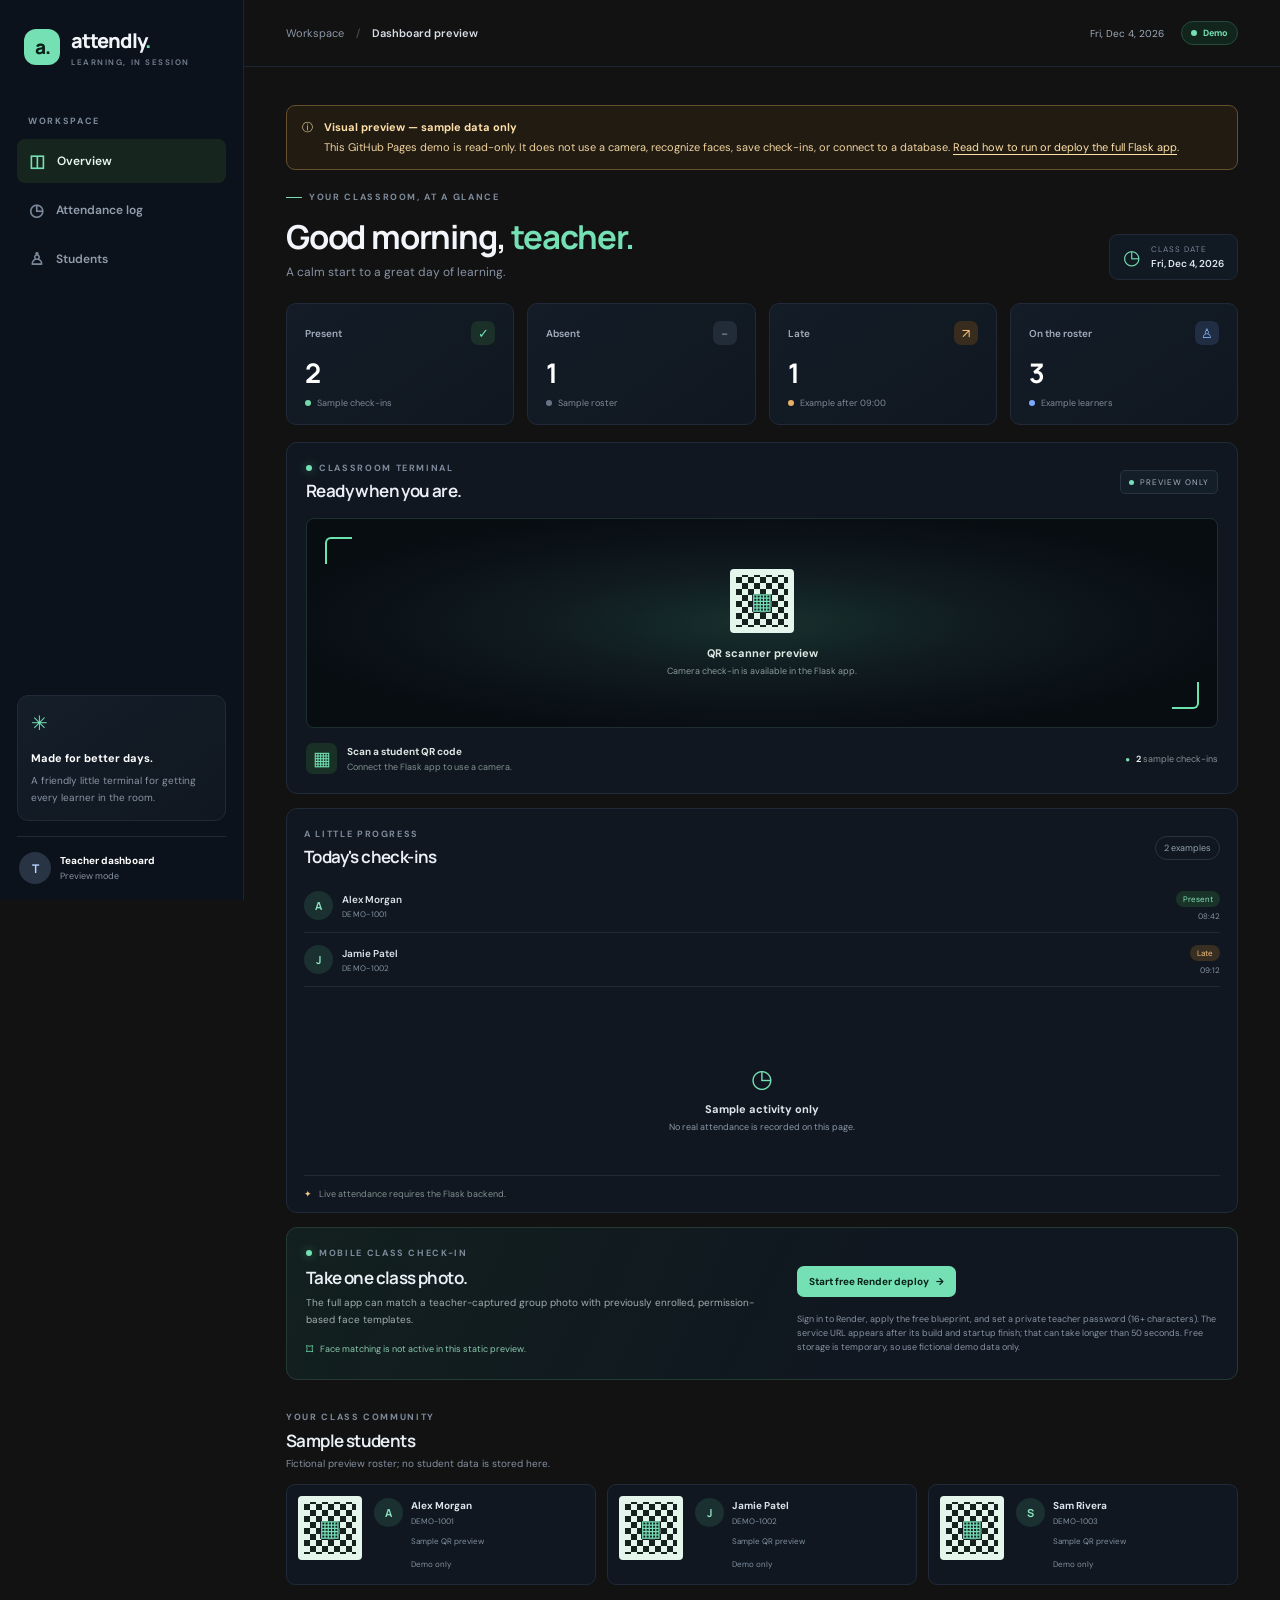
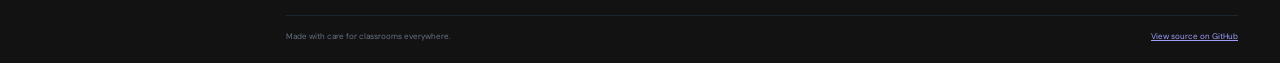
<file: index.html>
<!doctype html>
<html lang="en">
<head>
  <meta charset="utf-8">
  <meta name="viewport" content="width=device-width, initial-scale=1">
  <meta name="theme-color" content="#090d14">
  <meta name="description" content="Preview the Attendly smart classroom attendance dashboard.">
  <title>Attendly — Dashboard preview</title>
  <link rel="stylesheet" href="./static/css/style.css">
  <style>
    .preview-banner {
      display: flex;
      align-items: flex-start;
      gap: 11px;
      margin: 0 0 21px;
      padding: 13px 15px;
      border: 1px solid #66502d;
      border-radius: 9px;
      background: #211b12;
      color: #f0d39f;
      font-size: 11px;
      line-height: 1.6;
    }
    .preview-banner strong { display: block; color: #ffe0a9; }
    .preview-banner p { margin: 2px 0 0; }
    .preview-banner a { color: #ffe0a9; text-underline-offset: 3px; }
    .demo-terminal {
      min-height: 210px;
      margin-top: 16px;
      display: grid;
      place-items: center;
      position: relative;
      overflow: hidden;
      border: 1px solid #1d3030;
      border-radius: 8px;
      background:
        radial-gradient(ellipse at center, #17302d 0, #101b20 34%, #080d12 75%);
    }
    .demo-terminal::before, .demo-terminal::after {
      content: "";
      position: absolute;
      width: 25px;
      height: 25px;
      border-color: #6ce2af;
      border-style: solid;
    }
    .demo-terminal::before {
      inset: 18px auto auto 18px;
      border-width: 2px 0 0 2px;
      border-radius: 6px 0 0;
    }
    .demo-terminal::after {
      inset: auto 18px 18px auto;
      border-width: 0 2px 2px 0;
      border-radius: 0 0 6px;
    }
    .demo-terminal-inner { text-align: center; padding: 24px; }
    .demo-qr {
      display: grid;
      place-items: center;
      width: 64px;
      height: 64px;
      margin: 0 auto 13px;
      border: 6px solid #e4f5eb;
      border-radius: 4px;
      background: repeating-conic-gradient(#16221e 0 25%, #e4f5eb 0 50%) 0 / 12px 12px;
      color: #74e0b4;
      font-size: 23px;
      text-shadow: 0 1px #101720, 1px 0 #101720, -1px 0 #101720;
    }
    .demo-terminal-inner strong { display: block; color: #dce7e2; font-size: 11px; }
    .demo-terminal-inner span { display: block; margin-top: 5px; color: #8b9b9a; font-size: 9px; }
    .preview-link {
      display: inline-flex;
      align-items: center;
      gap: 7px;
      margin-top: 13px;
      padding: 9px 12px;
      border-radius: 7px;
      background: #74e0b4;
      color: #092219;
      font-size: 10px;
      font-weight: 700;
      text-decoration: none;
    }
    .preview-link:hover { background: #9af0cf; }
    .demo-students { grid-template-columns: repeat(3, minmax(0, 1fr)); }
    .demo-student { cursor: default; }
    .demo-student .student-card-info { margin-bottom: 9px; }
    .demo-code {
      display: inline-block;
      margin-left: 37px;
      color: #8290a0;
      font-size: 8px;
    }
    .demo-note { margin: 15px 0 0; color: #8793a4; font-size: 9px; line-height: 1.6; }
    @media (max-width: 900px) {
      .demo-students { grid-template-columns: repeat(2, minmax(0, 1fr)); }
    }
    @media (max-width: 580px) {
      .demo-students { grid-template-columns: 1fr; }
    }
  </style>
</head>
<body class="min-h-screen bg-ink text-slate-100 antialiased">
  <div class="app-shell">
    <aside class="sidebar">
      <a class="brand" href="#overview" aria-label="Attendly preview home">
        <span class="brand-mark">a.</span>
        <span>attendly<span class="brand-dot">.</span><small>LEARNING, IN SESSION</small></span>
      </a>
      <div class="workspace-label">WORKSPACE</div>
      <nav class="side-nav" aria-label="Preview sections">
        <a class="nav-link active" href="#overview"><span>◫</span> Overview</a>
        <a class="nav-link" href="#attendance"><span>◷</span> Attendance log</a>
        <a class="nav-link" href="#students"><span>♙</span> Students</a>
      </nav>
      <div class="sidebar-bottom">
        <div class="help-card">
          <div class="help-icon">✳</div>
          <strong>Made for better days.</strong>
          <p>A friendly little terminal for getting every learner in the room.</p>
        </div>
        <div class="profile">
          <div class="avatar">T</div>
          <div><strong>Teacher dashboard</strong><span>Preview mode</span></div>
        </div>
      </div>
    </aside>

    <main class="main-content" id="overview">
      <header class="topbar">
        <div class="mobile-brand"><span class="brand-mark">a.</span> attendly<span class="brand-dot">.</span></div>
        <div class="breadcrumb">Workspace <span>/</span> <strong>Dashboard preview</strong></div>
        <div class="topbar-right">
          <span class="today-date" id="preview-date"></span>
          <span class="live-pill"><i></i> Demo</span>
        </div>
      </header>

      <div class="page-wrap">
        <aside class="preview-banner" role="note">
          <span aria-hidden="true">ⓘ</span>
          <div>
            <strong>Visual preview — sample data only</strong>
            <p>This GitHub Pages demo is read-only. It does not use a camera, recognize faces, save check-ins, or connect to a database. <a href="./README.md">Read how to run or deploy the full Flask app</a>.</p>
          </div>
        </aside>

        <section class="welcome-row">
          <div>
            <div class="eyebrow"><span class="eyebrow-line"></span> YOUR CLASSROOM, AT A GLANCE</div>
            <h1>Good morning, <span>teacher.</span></h1>
            <p class="welcome-copy">A calm start to a great day of learning.</p>
          </div>
          <div class="date-chip"><span>◷</span><div><small>CLASS DATE</small><strong id="class-date"></strong></div></div>
        </section>

        <section class="stats-grid" aria-label="Sample attendance summary">
          <article class="stat-card present-card">
            <div class="stat-top"><span class="stat-label">Present</span><span class="stat-icon">✓</span></div>
            <div class="stat-number">2</div>
            <div class="stat-foot"><span class="status-dot green"></span> Sample check-ins</div>
          </article>
          <article class="stat-card absent-card">
            <div class="stat-top"><span class="stat-label">Absent</span><span class="stat-icon">−</span></div>
            <div class="stat-number">1</div>
            <div class="stat-foot"><span class="status-dot muted"></span> Sample roster</div>
          </article>
          <article class="stat-card late-card">
            <div class="stat-top"><span class="stat-label">Late</span><span class="stat-icon">↗</span></div>
            <div class="stat-number">1</div>
            <div class="stat-foot"><span class="status-dot amber"></span> Example after 09:00</div>
          </article>
          <article class="stat-card total-card">
            <div class="stat-top"><span class="stat-label">On the roster</span><span class="stat-icon">♙</span></div>
            <div class="stat-number">3</div>
            <div class="stat-foot"><span class="status-dot blue"></span> Example learners</div>
          </article>
        </section>

        <section class="work-grid camera-disabled">
          <article class="terminal-card">
            <div class="card-heading">
              <div><div class="eyebrow"><span class="terminal-led"></span> CLASSROOM TERMINAL</div><h2>Ready when you are.</h2></div>
              <span class="terminal-tag"><span></span> PREVIEW ONLY</span>
            </div>
            <div class="demo-terminal" aria-label="Illustrative QR scanner preview">
              <div class="demo-terminal-inner">
                <div class="demo-qr" aria-hidden="true">▦</div>
                <strong>QR scanner preview</strong>
                <span>Camera check-in is available in the Flask app.</span>
              </div>
            </div>
            <div class="terminal-footer">
              <div class="terminal-instruction"><span class="qr-glyph">▦</span><span><strong>Scan a student QR code</strong><small>Connect the Flask app to use a camera.</small></span></div>
              <div class="terminal-meta"><span class="green-text">●</span> <b>2</b> sample check-ins</div>
            </div>
          </article>

          <article class="activity-card" id="attendance">
            <div class="section-title-row">
              <div><div class="eyebrow">A LITTLE PROGRESS</div><h2>Today's check-ins</h2></div>
              <span class="count-badge">2 examples</span>
            </div>
            <div class="attendance-list">
              <div class="attendance-row">
                <div class="avatar student-avatar">A</div>
                <div class="attendance-person"><strong>Alex Morgan</strong><span>DEMO-1001</span></div>
                <div class="attendance-result"><span class="result-pill present">present</span><time>08:42</time></div>
              </div>
              <div class="attendance-row">
                <div class="avatar student-avatar">J</div>
                <div class="attendance-person"><strong>Jamie Patel</strong><span>DEMO-1002</span></div>
                <div class="attendance-result"><span class="result-pill late">late</span><time>09:12</time></div>
              </div>
              <div class="empty-state">
                <div class="empty-icon">◷</div>
                <strong>Sample activity only</strong>
                <span>No real attendance is recorded on this page.</span>
              </div>
            </div>
            <div class="activity-note"><span>✦</span> Live attendance requires the Flask backend.</div>
          </article>
        </section>

        <section class="group-photo-card">
          <div class="group-photo-copy">
            <div class="eyebrow"><span class="terminal-led"></span> MOBILE CLASS CHECK-IN</div>
            <h2>Take one class photo.</h2>
            <p>The full app can match a teacher-captured group photo with previously enrolled, permission-based face templates.</p>
            <div class="privacy-note"><span>⌑</span> Face matching is not active in this static preview.</div>
          </div>
          <div>
            <a class="preview-link" href="https://render.com/deploy?repo=https%3A%2F%2Fgithub.com%2Fcyberboy56-alt%2Fattendly-smart-attendance">Start free Render deploy <span aria-hidden="true">→</span></a>
            <p class="demo-note">Sign in to Render, apply the free blueprint, and set a private teacher password (16+ characters). The service URL appears after its build and startup finish; that can take longer than 50 seconds. Free storage is temporary, so use fictional demo data only.</p>
          </div>
        </section>

        <section class="students-section" id="students">
          <div class="section-title-row students-title">
            <div><div class="eyebrow">YOUR CLASS COMMUNITY</div><h2>Sample students</h2><p class="section-subtitle">Fictional preview roster; no student data is stored here.</p></div>
          </div>
          <div class="student-grid demo-students">
            <article class="student-card demo-student">
              <div class="student-qr demo-qr" aria-hidden="true">▦</div>
              <div class="student-card-body">
                <div class="student-card-info"><div class="avatar student-avatar">A</div><div><strong>Alex Morgan</strong><span>DEMO-1001</span></div></div>
                <span class="face-state">Sample QR preview</span>
                <span class="demo-code">Demo only</span>
              </div>
            </article>
            <article class="student-card demo-student">
              <div class="student-qr demo-qr" aria-hidden="true">▦</div>
              <div class="student-card-body">
                <div class="student-card-info"><div class="avatar student-avatar">J</div><div><strong>Jamie Patel</strong><span>DEMO-1002</span></div></div>
                <span class="face-state">Sample QR preview</span>
                <span class="demo-code">Demo only</span>
              </div>
            </article>
            <article class="student-card demo-student">
              <div class="student-qr demo-qr" aria-hidden="true">▦</div>
              <div class="student-card-body">
                <div class="student-card-info"><div class="avatar student-avatar">S</div><div><strong>Sam Rivera</strong><span>DEMO-1003</span></div></div>
                <span class="face-state">Sample QR preview</span>
                <span class="demo-code">Demo only</span>
              </div>
            </article>
          </div>
        </section>
        <footer class="page-footer"><span>Made with care for classrooms everywhere.</span><span><a href="https://github.com/cyberboy56-alt/attendly-smart-attendance">View source on GitHub</a></span></footer>
      </div>
    </main>
  </div>
  <script>
    const date = new Intl.DateTimeFormat(undefined, {
      weekday: "short", month: "short", day: "numeric", year: "numeric"
    }).format(new Date());
    document.getElementById("preview-date").textContent = date;
    document.getElementById("class-date").textContent = date;
  </script>
</body>
</html>
</file>
<file: static/css/style.css>
@import url("https://fonts.googleapis.com/css2?family=DM+Sans:wght@400;500;600;700&family=Manrope:wght@400;500;600;700;800&display=swap");

:root {
  color-scheme: dark;
  --bg: #090d14;
  --panel: #111823;
  --panel-soft: #0e151e;
  --line: #202a38;
  --muted: #8793a4;
  --mint: #74e0b4;
}

* { box-sizing: border-box; }
.sr-only { position: absolute; width: 1px; height: 1px; padding: 0; margin: -1px; overflow: hidden; clip: rect(0,0,0,0); white-space: nowrap; border: 0; }
html { scroll-behavior: smooth; }
body { margin: 0; font-family: "DM Sans", sans-serif; }
button, input { font: inherit; }
button { cursor: pointer; }
.app-shell { min-height: 100vh; }
.sidebar { width: 244px; position: fixed; inset: 0 auto 0 0; background: #0c121b; border-right: 1px solid #1c2531; padding: 27px 17px 16px; display: flex; flex-direction: column; z-index: 5; }
.brand { display: flex; gap: 11px; align-items: center; text-decoration: none; color: #f2f6fa; font: 800 20px "Manrope", sans-serif; letter-spacing: -1px; padding: 0 7px; }
.brand-mark { width: 36px; height: 36px; display: grid; place-items: center; border-radius: 12px; background: var(--mint); color: #082018; font: 800 19px "Manrope", sans-serif; letter-spacing: -1.5px; }
.brand-dot { color: var(--mint); }
.brand small { display: block; color: #768394; font: 600 8px "DM Sans", sans-serif; letter-spacing: 1.55px; margin-top: 3px; }
.workspace-label, .eyebrow { color: #7e8b9c; font-size: 9px; font-weight: 700; letter-spacing: 1.65px; }
.workspace-label { padding: 0 11px; margin: 48px 0 12px; }
.side-nav { display: grid; gap: 5px; }
.nav-link { color: #929eae; text-decoration: none; display: flex; gap: 12px; align-items: center; padding: 11px 12px; font-size: 12px; font-weight: 600; border-radius: 8px; transition: .2s; }
.nav-link span { font-size: 17px; color: #7a8899; }
.nav-link:hover, .nav-link.active { color: #eaf7f1; background: #17251f; }
.nav-link.active span { color: var(--mint); }
.sidebar-bottom { margin-top: auto; }
.help-card { border: 1px solid #202a38; border-radius: 11px; padding: 14px 13px; background: linear-gradient(145deg,#141e29,#101720); }
.help-icon { color: var(--mint); font-size: 20px; margin-bottom: 10px; }
.help-card strong { font-size: 11px; }
.help-card p { color: #8995a5; font-size: 10px; line-height: 1.65; margin: 6px 0 0; }
.profile { display: flex; align-items: center; gap: 9px; border-top: 1px solid #202a38; padding: 15px 2px 0; margin-top: 15px; }
.avatar { flex: 0 0 auto; width: 32px; height: 32px; display: grid; place-items: center; border-radius: 50%; background: #283444; color: #b9d6ff; font: 700 12px "Manrope", sans-serif; }
.profile strong, .profile span { display: block; }
.profile strong { font-size: 10px; }
.profile span { color: #8793a4; font-size: 9px; margin-top: 3px; }
.profile .profile-menu { margin-left: auto; font-size: 19px; letter-spacing: 1px; }
.main-content { margin-left: 244px; min-height: 100vh; }
.topbar { height: 67px; border-bottom: 1px solid #1d2733; display: flex; align-items: center; justify-content: space-between; padding: 0 42px; }
.breadcrumb { font-size: 11px; color: #8b97a7; }
.breadcrumb span { color: #4d5969; margin: 0 9px; }
.breadcrumb strong { color: #d7dee7; font-weight: 600; }
.topbar-right { display: flex; align-items: center; gap: 17px; }
.logout-form { margin: 0; }
.logout-button { padding: 6px 9px; border: 1px solid #283545; border-radius: 6px; background: #111923; color: #b8c4d0; font-size: 9px; }
.logout-button:hover { border-color: #74e0b4; color: #74e0b4; }
.today-date { color: #a0abba; font-size: 10px; }
.live-pill { display: flex; align-items: center; gap: 6px; color: var(--mint); border: 1px solid #244c3c; background: #12251d; border-radius: 20px; padding: 5px 9px; font-size: 9px; font-weight: 700; }
.live-pill i, .terminal-tag span:first-child, .camera-caption i, .stat-foot .status-dot { display: inline-block; width: 6px; height: 6px; border-radius: 50%; background: var(--mint); }
.mobile-brand { display: none; }
.page-wrap { max-width: 1400px; margin: 0 auto; padding: 38px 42px 22px; }
.welcome-row { display: flex; justify-content: space-between; align-items: end; margin-bottom: 23px; }
.eyebrow { display: flex; align-items: center; gap: 7px; }
.eyebrow-line { width: 16px; height: 1px; background: var(--mint); }
h1, h2 { font-family: "Manrope", sans-serif; letter-spacing: -1.2px; }
h1 { color: #f2f5f9; font-size: clamp(25px, 3vw, 33px); margin: 11px 0 5px; font-weight: 700; }
h1 span { color: var(--mint); }
.welcome-copy { color: #8793a4; font-size: 12px; margin: 0; }
.date-chip { display: flex; align-items: center; gap: 11px; padding: 9px 13px; background: #111923; border: 1px solid #202a38; border-radius: 9px; }
.date-chip > span { color: var(--mint); font-size: 20px; }
.date-chip small, .date-chip strong { display: block; }
.date-chip small { color: #798698; font-size: 8px; letter-spacing: 1px; margin-bottom: 3px; }
.date-chip strong { color: #dfe6ed; font-size: 10px; font-weight: 600; }
.stats-grid { display: grid; grid-template-columns: repeat(4, minmax(0,1fr)); gap: 13px; }
.stat-card { padding: 17px 18px 14px; min-height: 122px; border-radius: 10px; border: 1px solid #202a38; background: linear-gradient(145deg,#131c27,#101720); }
.stat-top { display: flex; align-items: center; justify-content: space-between; }
.stat-label { font-size: 10px; color: #a3afbe; font-weight: 600; }
.stat-icon { width: 24px; height: 24px; display: grid; place-items: center; border-radius: 7px; font-size: 13px; color: var(--mint); background: #1a3028; }
.absent-card .stat-icon { color: #95a4b9; background: #222c39; }
.late-card .stat-icon { color: #ffc77c; background: #382c1e; }
.total-card .stat-icon { color: #89b5ff; background: #202d42; }
.stat-number { font: 700 27px "Manrope", sans-serif; letter-spacing: -.8px; margin: 9px 0 6px; }
.stat-foot { color: #7f8b9a; font-size: 9px; display: flex; align-items: center; gap: 6px; }
.stat-foot .green { background: #73d9ac; }.stat-foot .muted { background: #687587; }.stat-foot .amber { background: #e8af68; }.stat-foot .blue { background: #79aaff; }
.work-grid { display: grid; grid-template-columns: minmax(0, 1.35fr) minmax(300px, .85fr); gap: 14px; margin-top: 17px; }
.work-grid.camera-disabled { grid-template-columns: minmax(0,1fr); }
.terminal-card, .activity-card { border: 1px solid #202a38; border-radius: 11px; background: #101720; overflow: hidden; }
.terminal-card { padding: 19px; }
.card-heading, .section-title-row { display: flex; align-items: center; justify-content: space-between; }
.terminal-card h2, .activity-card h2, .students-section h2 { margin: 5px 0 0; font-size: 17px; color: #eaf0f6; font-weight: 650; letter-spacing: -.6px; }
.terminal-led { display: inline-block; width: 6px; height: 6px; border-radius: 50%; background: var(--mint); box-shadow: 0 0 10px #74e0b477; }
.terminal-tag { color: #a6b4c1; font-size: 8px; letter-spacing: 1px; display: flex; align-items: center; gap: 6px; border: 1px solid #263442; background: #131e29; padding: 6px 8px; border-radius: 5px; }
.terminal-tag span:first-child { width: 5px; height: 5px; }
.camera-frame { height: clamp(210px, 27vw, 300px); margin-top: 16px; position: relative; overflow: hidden; border-radius: 8px; background: radial-gradient(ellipse at center,#152b2b,#080d12 70%); border: 1px solid #1d3030; }
.camera-frame > img { width: 100%; height: 100%; object-fit: cover; opacity: .82; }
.camera-overlay { position: absolute; inset: 0; pointer-events: none; }
.scan-corner { position: absolute; width: 22px; height: 22px; border-color: #6ce2af; border-style: solid; }
.top-left { left: 23%; top: 20%; border-width: 2px 0 0 2px; border-radius: 6px 0 0; }
.top-right { right: 23%; top: 20%; border-width: 2px 2px 0 0; border-radius: 0 6px 0 0; }
.bottom-left { left: 23%; bottom: 20%; border-width: 0 0 2px 2px; border-radius: 0 0 0 6px; }
.bottom-right { right: 23%; bottom: 20%; border-width: 0 2px 2px 0; border-radius: 0 0 6px; }
.scan-guide { position: absolute; height: 1px; top: 50%; left: 24%; right: 24%; background: linear-gradient(90deg,transparent,#74e0b4aa,transparent); box-shadow: 0 0 10px #74e0b477; animation: scan 3s ease-in-out infinite; }
@keyframes scan { 0%,100% { transform: translateY(-56px); opacity: .35; } 50% { transform: translateY(56px); opacity: 1; } }
.camera-caption { position: absolute; bottom: 10px; left: 50%; transform: translateX(-50%); display: flex; align-items: center; gap: 7px; background: #080d12cc; border: 1px solid #263237; padding: 7px 10px; border-radius: 20px; white-space: nowrap; max-width: 90%; color: #d2e1dc; font-size: 9px; }
.camera-caption i { width: 5px; height: 5px; box-shadow: 0 0 7px #74e0b4; }
.terminal-footer { display: flex; align-items: center; justify-content: space-between; padding-top: 15px; gap: 12px; }
.terminal-instruction { display: flex; align-items: center; gap: 10px; }
.qr-glyph { width: 31px; height: 31px; display: grid; place-items: center; color: var(--mint); border-radius: 7px; background: #193026; font-size: 19px; }
.terminal-instruction strong, .terminal-instruction small { display: block; }
.terminal-instruction strong { font-size: 10px; color: #dce7e2; }
.terminal-instruction small { font-size: 9px; color: #819090; margin-top: 3px; }
.terminal-meta { font-size: 9px; color: #859294; white-space: nowrap; }.terminal-meta b { color: #e4ede9; margin-left: 4px; }.green-text { color: var(--mint); font-size: 8px; }
.activity-card { padding: 19px 17px 0; }
.section-title-row .eyebrow { display: block; }
.count-badge { color: #92a0af; border: 1px solid #293441; padding: 5px 8px; border-radius: 20px; font-size: 9px; white-space: nowrap; }
.attendance-list { min-height: 233px; max-height: 296px; overflow: auto; margin-top: 11px; }
.attendance-row { min-height: 54px; display: flex; align-items: center; gap: 9px; border-bottom: 1px solid #202a35; }
.student-avatar { width: 29px; height: 29px; background: #1b3030; color: #8de4c1; font-size: 11px; }
.attendance-person { min-width: 0; flex: 1; }
.attendance-person strong, .attendance-person span { display: block; overflow: hidden; text-overflow: ellipsis; white-space: nowrap; }
.attendance-person strong { color: #dbe3ea; font-size: 10px; font-weight: 600; }
.attendance-person span { color: #8290a0; font-size: 8px; margin-top: 3px; letter-spacing: .3px; }
.attendance-result { display: flex; flex-direction: column; align-items: end; gap: 4px; }
.attendance-result time { color: #8592a2; font-size: 8px; }
.result-pill { font-size: 8px; text-transform: capitalize; border-radius: 12px; padding: 3px 7px; }
.result-pill.present { color: #87e2bc; background: #193329; }.result-pill.late { color: #f2c080; background: #382e21; }
.empty-state { display: flex; flex-direction: column; align-items: center; justify-content: center; min-height: 220px; text-align: center; color: #8b98a8; }
.empty-icon { color: #74e0b4; font-size: 25px; margin-bottom: 7px; }
.empty-state strong { color: #dce5eb; font-size: 11px; }
.empty-state span { font-size: 9px; margin-top: 5px; }
.activity-note { padding: 12px 0; color: #81908e; font-size: 9px; border-top: 1px solid #202a35; }.activity-note span { color: #f0c77f; margin-right: 5px; }
.group-photo-card { display: grid; grid-template-columns: minmax(0,1fr) minmax(300px,.9fr); gap: 24px; align-items: center; margin-top: 14px; padding: 19px; border: 1px solid #263a35; border-radius: 11px; background: linear-gradient(115deg,#12201e,#101720 60%); }
.group-photo-card h2 { margin: 7px 0 5px; color: #eaf0f6; font: 650 17px "Manrope",sans-serif; letter-spacing: -.6px; }
.group-photo-copy > p { max-width: 540px; color: #a0adaf; font-size: 10px; line-height: 1.7; margin: 0; }
.privacy-note { display: flex; gap: 7px; align-items: center; margin-top: 11px; color: #8dcab0; font-size: 9px; line-height: 1.5; }
.privacy-note span { flex: 0 0 auto; color: var(--mint); font-size: 14px; }
.group-photo-form { min-width: 0; }
.group-photo-previews { display: grid; grid-template-columns: repeat(3,minmax(0,1fr)); gap: 6px; margin-bottom: 9px; }
.group-photo-previews:empty { display: none; }
.group-photo-previews img { display: block; width: 100%; height: 82px; object-fit: cover; border: 1px solid #263a35; border-radius: 7px; background: #080d12; }
.group-photo-actions { display: flex; gap: 8px; }
.camera-pick-button, .analyze-button { min-height: 38px; border-radius: 7px; padding: 8px 10px; font-size: 10px; font-weight: 700; }
.camera-pick-button { flex: 1; border: 1px solid #33443f; background: #17231f; color: #c5ddd2; }
.camera-pick-button:hover { border-color: #57977a; background: #1c3028; }
.camera-pick-button:first-letter { color: var(--mint); }
.clear-photos-button { margin-top: 7px; padding: 0; border: 0; background: transparent; color: #9ab8ad; font-size: 9px; text-decoration: underline; text-underline-offset: 3px; }
.clear-photos-button:hover { color: var(--mint); }
.analyze-button { display: flex; align-items: center; justify-content: space-between; gap: 10px; border: 0; background: var(--mint); color: #082018; }
.analyze-button:disabled { opacity: .45; cursor: not-allowed; }
.photo-feedback { min-height: 14px; margin-top: 8px; color: #8b9b9a; font-size: 9px; line-height: 1.5; }
.photo-matches { display: grid; gap: 5px; margin-top: 7px; }
.photo-match { display: flex; align-items: center; gap: 7px; padding: 7px 9px; border: 1px solid #274637; border-radius: 6px; background: #14251e; }
.photo-match > span { color: var(--mint); }
.photo-match strong { flex: 1; color: #dce7e2; font-size: 9px; }
.photo-match small { color: #89c7a9; font-size: 8px; text-transform: capitalize; }
.photo-no-matches { color: #edc78e; font-size: 9px; line-height: 1.5; }
.students-section { margin-top: 31px; }
.students-title { align-items: end; }
.students-section h2 { margin-top: 6px; }
.section-subtitle { color: #8491a1; font-size: 10px; margin: 5px 0 0; }
.add-button { display: flex; align-items: center; gap: 6px; background: var(--mint); color: #092219; border: 0; border-radius: 7px; padding: 9px 12px; font-weight: 700; font-size: 10px; transition: .2s; }
.add-button:hover, .submit-button:hover { background: #9af0cf; transform: translateY(-1px); }
.add-button span { font-size: 15px; line-height: 10px; }
.student-grid { display: grid; grid-template-columns: repeat(3,minmax(0,1fr)); gap: 11px; margin-top: 14px; }
.student-card { display: flex; align-items: center; gap: 12px; background: #101720; border: 1px solid #202a38; border-radius: 9px; padding: 11px; min-width: 0; }
.student-qr { width: 56px; height: 56px; border-radius: 5px; background: white; padding: 3px; }
.student-card-info { min-width: 0; display: flex; align-items: center; gap: 8px; }
.student-card-info > div:last-child { min-width: 0; }
.student-card-info strong, .student-card-info span { display: block; overflow: hidden; text-overflow: ellipsis; white-space: nowrap; }
.student-card-info strong { color: #dbe3ea; font-size: 10px; }
.student-card-info span { color: #8290a0; font-size: 8px; margin-top: 4px; }
.student-card-body { min-width: 0; flex: 1; }
.face-state { display: block; margin: 8px 0 5px 37px; color: #8290a0; font-size: 8px; }
.face-state.enrolled { color: #87e2bc; }
.face-action { margin-left: 37px; padding: 0; border: 0; background: transparent; color: #9ab8ad; text-align: left; font-size: 8px; text-decoration: underline; text-decoration-color: #526c60; text-underline-offset: 3px; }
.face-action:hover { color: var(--mint); }
.remove-face-action { display: block; margin: 6px 0 0 37px; padding: 0; border: 0; background: transparent; color: #a88888; font-size: 8px; text-align: left; }
.remove-face-action:hover { color: #ffadad; }
.manual-attendance { display: flex; gap: 5px; margin: 9px 0 0 37px; }
.manual-attendance select { min-width: 0; flex: 1; border: 1px solid #2d3947; border-radius: 5px; padding: 5px 4px; background: #0b121b; color: #cdd7df; font-size: 9px; }
.manual-attendance button { border: 1px solid #355344; border-radius: 5px; padding: 4px 7px; background: #173027; color: #9be8c5; font-size: 9px; }
.manual-attendance button:hover { border-color: #74e0b4; }
.manual-attendance button:disabled { opacity: .55; cursor: wait; }
.roster-empty { grid-column: 1/-1; color: #8b98a8; border: 1px dashed #2a3745; padding: 18px; border-radius: 8px; font-size: 10px; }
.page-footer { display: flex; justify-content: space-between; gap: 10px; color: #667383; font-size: 8px; border-top: 1px solid #1c2530; padding-top: 15px; margin-top: 30px; }
.page-footer i { color: var(--mint); font-style: normal; margin: 0 4px; }
.student-dialog { width: min(420px, calc(100% - 28px)); background: #111923; border: 1px solid #2a3745; border-radius: 13px; padding: 0; color: #eaf0f6; box-shadow: 0 25px 90px #000b; }
.student-dialog::backdrop { background: #03060bc7; backdrop-filter: blur(5px); }
.student-dialog form { position: relative; padding: 26px; }
.dialog-close { position: absolute; top: 13px; right: 14px; background: transparent; border: 0; color: #9aa6b4; font-size: 24px; }
.student-dialog h2 { margin: 8px 0 5px; font-size: 21px; letter-spacing: -.7px; }
.dialog-copy { color: #8996a6; font-size: 11px; margin: 0 0 20px; }
.student-dialog label { display: block; color: #cbd4de; font-size: 10px; margin: 13px 0 6px; }
.student-dialog input { width: 100%; border: 1px solid #2a3745; background: #0b1119; color: #f2f5f8; border-radius: 7px; padding: 11px; outline: none; font-size: 11px; }
.student-dialog input:focus { border-color: #64cba1; box-shadow: 0 0 0 3px #64cba122; }
.student-dialog .consent-label { display: flex; align-items: flex-start; gap: 8px; margin-top: 15px; color: #aab7c4; font-size: 9px; line-height: 1.6; }
.student-dialog .consent-label input { width: 14px; height: 14px; flex: 0 0 auto; margin: 1px 0 0; accent-color: #74e0b4; }
.form-hint, .form-error { font-size: 9px; color: #8290a0; margin: 6px 0; }.form-error:empty { display: none; }.form-error { color: #ff9b9b; }
.submit-button { width: 100%; display: flex; justify-content: space-between; align-items: center; margin-top: 18px; padding: 11px 13px; border: 0; border-radius: 7px; background: var(--mint); color: #082018; font-size: 11px; font-weight: 700; transition: .2s; }
.submit-button:disabled { opacity: .55; cursor: wait; }
.submit-button span { font-size: 15px; }
.toast { position: fixed; bottom: 22px; right: 22px; z-index: 10; max-width: calc(100vw - 44px); background: #17251f; color: #c9f5e1; border: 1px solid #2d624c; padding: 11px 15px; border-radius: 8px; font-size: 11px; box-shadow: 0 10px 35px #0006; opacity: 0; transform: translateY(8px); transition: .25s; pointer-events: none; }
.toast.visible { opacity: 1; transform: translateY(0); }
.login-page { min-height: 100vh; display: grid; place-items: center; padding: 20px; background: radial-gradient(ellipse at 50% 0%,#172822,#090d14 58%); color: #eaf0f6; }
.login-card { width: min(100%,410px); padding: 30px; border: 1px solid #263442; border-radius: 13px; background: #101720; box-shadow: 0 24px 85px #0007; }
.login-brand { padding: 0; margin-bottom: 37px; }
.login-card h1 { margin-top: 11px; }
.login-copy { margin: 0 0 22px; color: #8d9aaa; font-size: 11px; line-height: 1.6; }
.login-card label { display: block; margin-bottom: 7px; color: #cbd4de; font-size: 10px; }
.login-card input[type="password"] { width: 100%; padding: 11px; outline: none; border: 1px solid #2a3745; border-radius: 7px; background: #0b1119; color: #f2f5f8; font-size: 12px; }
.login-card input[type="password"]:focus { border-color: #64cba1; box-shadow: 0 0 0 3px #64cba122; }
.login-error { color: #ff9b9b; font-size: 10px; }
.login-privacy { margin: 16px 0 0; padding-top: 13px; border-top: 1px solid #202a35; color: #849193; font-size: 9px; line-height: 1.6; }

@media (max-width: 1050px) {
  .sidebar { width: 205px; }
  .main-content { margin-left: 205px; }
  .page-wrap { padding: 30px 25px 20px; }
  .topbar { padding: 0 25px; }
  .work-grid { grid-template-columns: minmax(0,1.15fr) minmax(270px,.85fr); }
  .student-grid { grid-template-columns: repeat(2,minmax(0,1fr)); }
}
@media (max-width: 760px) {
  .sidebar { display: none; }
  .main-content { margin-left: 0; }
  .topbar { height: 58px; padding: 0 17px; }
  .mobile-brand { display: flex; align-items: center; gap: 7px; color: #f2f6fa; font: 800 15px "Manrope", sans-serif; letter-spacing: -.6px; }
  .mobile-brand .brand-mark { width: 28px; height: 28px; border-radius: 9px; font-size: 15px; }
  .breadcrumb { display: none; }
  .topbar-right { gap: 8px; }
  .logout-button { padding: 5px 7px; }
  .today-date { display: none; }
  .page-wrap { padding: 28px 17px 18px; }
  .welcome-row { align-items: start; }
  .date-chip { display: none; }
  .stats-grid { grid-template-columns: repeat(2,minmax(0,1fr)); gap: 9px; }
  .stat-card { min-height: 112px; padding: 14px; }
  .work-grid { grid-template-columns: 1fr; gap: 12px; }
  .group-photo-card { grid-template-columns: 1fr; gap: 14px; padding: 15px; }
  .camera-frame { height: clamp(210px, 55vw, 330px); }
  .activity-list { max-height: 280px; }
  .student-grid { grid-template-columns: repeat(2,minmax(0,1fr)); }
  .page-footer { flex-direction: column; }
}
@media (max-width: 420px) {
  .page-wrap { padding-left: 12px; padding-right: 12px; }
  h1 { font-size: 25px; }
  .stat-number { font-size: 24px; }
  .terminal-card { padding: 14px; }
  .terminal-footer { align-items: start; flex-direction: column; }
  .terminal-meta { align-self: end; }
  .student-grid { grid-template-columns: 1fr; }
  .group-photo-actions { flex-direction: column; }
  .students-title { align-items: start; gap: 10px; }
  .add-button { white-space: nowrap; }
  .student-card { padding: 9px; }
}
</file>
